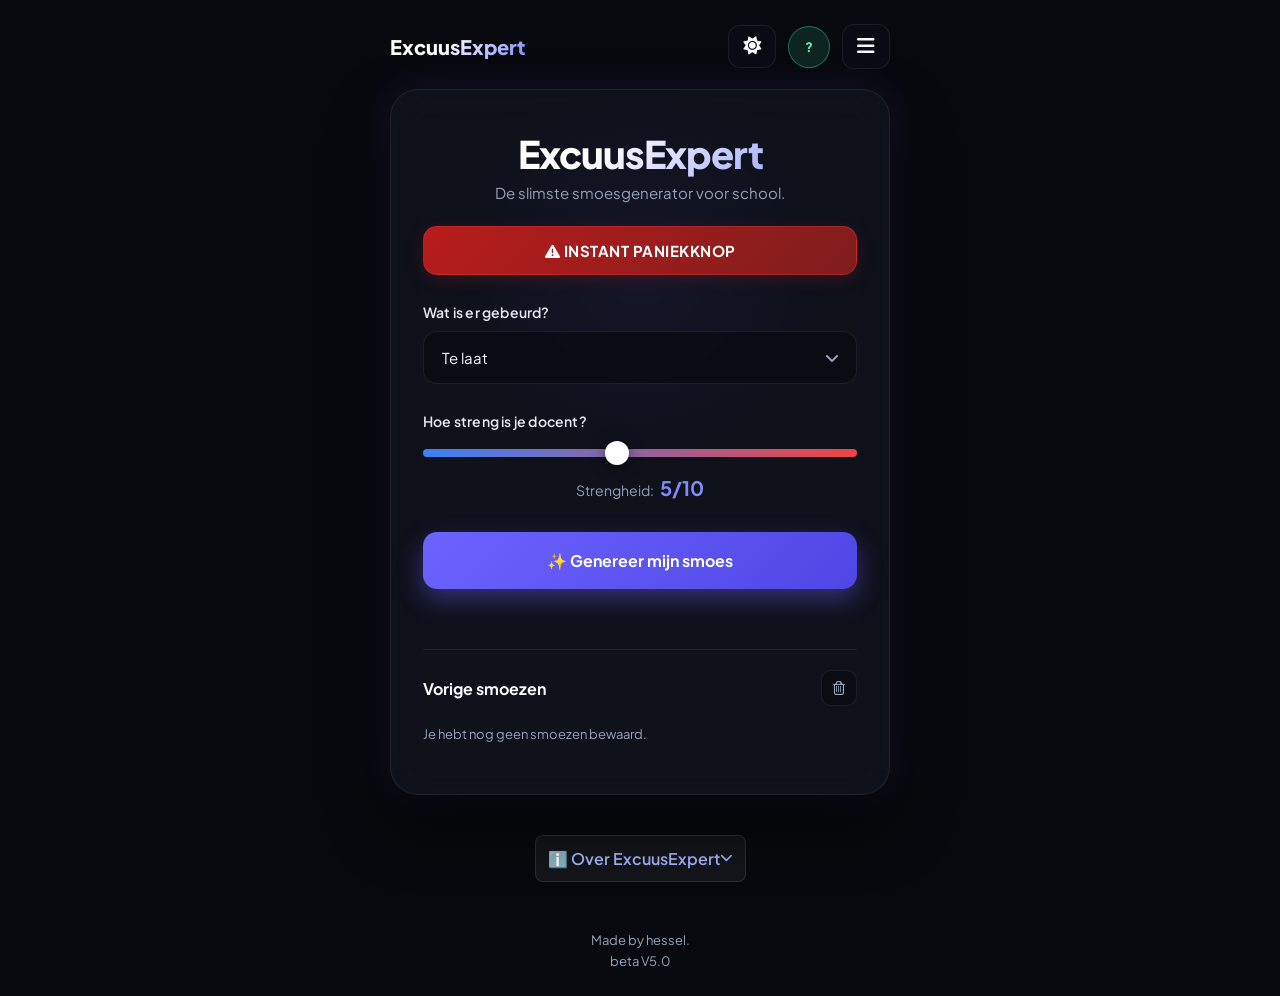
<file: index.html>
<!DOCTYPE html>
<html lang="nl">
<head>
  <meta charset="UTF-8">
  <meta name="viewport" content="width=device-width, initial-scale=1.0">

  <title>ExcuusExpert 🤫 De 100+ Beste Schoolsmoesjes (Die Écht Werken)</title>

  <!-- Google SEO & Favicon -->
  <meta name="description" content="Te laat gekomen of je huiswerk vergeten? 😱 Geen paniek! Vind op ExcuusExpert direct de meest geloofwaardige en waterdichte smoesjes voor school.">
  <link rel="icon" type="image/png" href="jouw-logo.png">
  <meta name="google-site-verification" content="6CH9S9xC1Fp_FROwEj38SJQM01kB6wiO9QQFOhzRPNw" />

  <!-- Modern Lettertype & FontAwesome Iconen -->
  <link rel="preconnect" href="https://fonts.googleapis.com">
  <link rel="preconnect" href="https://fonts.gstatic.com" crossorigin>
  <link href="https://fonts.googleapis.com/css2?family=Plus+Jakarta+Sans:wght@400;500;600;700;800&display=swap" rel="stylesheet">
  <link rel="stylesheet" href="https://cdnjs.cloudflare.com/ajax/libs/font-awesome/6.4.0/css/all.min.css">
  <script data-goatcounter="https://excuusexpert.goatcounter.com/count" async src="//gc.zgo.at/count.js"></script>

  <link rel="stylesheet" href="style.css">
</head>

<body>

  <!-- NAVBAR MET THEMA TOGGLE & HAMBURGER MENU -->
  <header class="navbar">
    <div class="nav-brand">Excuus<span>Expert</span></div>

    <div class="nav-actions">
      <button class="theme-toggle-btn" id="themeToggleBtn" onclick="toggleTheme()" aria-label="Thema wisselen">
        <i class="fa-solid fa-sun" id="themeIcon"></i>
      </button>

      <button class="profile-avatar-btn" id="profileAvatarBtn" type="button" aria-label="Lokaal profiel openen">
        <span id="profileAvatarInitials">?</span>
      </button>

      <button class="hamburger-btn" id="hamburgerBtn" onclick="toggleMenu()" aria-label="Menu">
        <i class="fa-solid fa-bars" id="hamburgerIcon"></i>
      </button>
    </div>

    <nav class="nav-menu" id="navMenu">
      <ul>
        <li><a href="https://excuusexpert.github.io" onclick="toggleMenu()"><i class="fa-solid fa-house"></i> Home</a></li>
        <li><a href="https://excuusexpert.github.io/studytrack" target="_blank" onclick="toggleMenu()"><i class="fa-solid fa-calendar-check"></i> StudyTrack - Huiswerk & Toets Planner</a></li>
        <li><a href="#" onclick="toggleMenu(); openSubmitModal();"><i class="fa-solid fa-paper-plane"></i> Smoes Insturen</a></li>
        <li><a href="https://snapchat.com/add/Excuus-Expert" target="_blank" onclick="toggleMenu()"><i class="fa-brands fa-snapchat"></i> Snapchat</a></li>
      </ul>
    </nav>
  </header>

  <div class="container">

    <h1 class="logo">Excuus<span>Expert</span></h1>
    <p class="description">De slimste smoesgenerator voor school.</p>

    <!-- INSTANT PANIEKKNOP -->
    <div class="panic-container">
      <button id="panicBtn" onclick="generatePanicExcuse()">
        <i class="fa-solid fa-triangle-exclamation"></i> INSTANT PANIEKKNOP
      </button>
    </div>

    <label for="probleem">Wat is er gebeurd?</label>
    <div class="select-wrapper">
      <select id="probleem">
        <option value="Te laat">Te laat</option>
        <option value="Huiswerk vergeten">Huiswerk vergeten</option>
        <option value="Proefwerk niet geleerd">Proefwerk niet geleerd</option>
        <option value="Boek vergeten">Boek vergeten</option>
        <option value="Te weinig tijd gehad">Te weinig tijd gehad</option>
        <option value="custom">Ander onderwerp...</option>
      </select>
    </div>

    <div class="custom-topic-field" id="customTopicField" hidden>
      <label for="customTopic">Waar gaat het over?</label>
      <input id="customTopic" type="text" maxlength="180" placeholder="Bijvoorbeeld: presentatie niet voorbereid">
    </div>

    <div class="slider-container">
      <label for="strengheid">Hoe streng is je docent?</label>
      <input
        class="slider"
        type="range"
        id="strengheid"
        min="1"
        max="10"
        value="5"
        step="1"
        oninput="document.getElementById('strengheidWaarde').textContent = this.value;"
      >
      <div class="strength-display">
        Strengheid: <span class="strength-number"><span id="strengheidWaarde">5</span>/10</span>
      </div>
    </div>

    <button class="generate-button" id="generateButton" type="button">
      ✨ Genereer mijn smoes
    </button>

    <p class="generator-status" id="generatorStatus" role="status" aria-live="polite"></p>

    <div class="result" id="result">
      <div class="result-title">
        <i class="fa-solid fa-lightbulb"></i> Jouw smoes
      </div>
      <div class="result-text" id="resultText"></div>

      <div class="button-group">
        <button id="copyBtn" class="action-btn">
          <i class="fa-regular fa-copy"></i> Kopieer
        </button>
        <button id="shareBtn" class="action-btn">
          <i class="fa-solid fa-share-nodes"></i> Deel dit!
        </button>
      </div>
    </div>

    <section class="history-section" aria-labelledby="historyTitle">
      <div class="history-heading">
        <h2 id="historyTitle">Vorige smoezen</h2>
        <button class="clear-history-btn" id="clearHistoryBtn" type="button" aria-label="Geschiedenis wissen" title="Geschiedenis wissen">
          <i class="fa-regular fa-trash-can" aria-hidden="true"></i>
        </button>
      </div>
      <p class="history-empty" id="historyEmpty">Je hebt nog geen smoezen bewaard.</p>
      <ol class="history-list" id="historyList"></ol>
    </section>

  </div>

  <div id="profileModal" class="modal-overlay" onclick="closeProfileModal(event)">
    <div class="modal-card profile-card" role="dialog" aria-modal="true" aria-labelledby="profileTitle">
      <div class="modal-header">
        <span class="modal-badge profile-badge"><i class="fa-regular fa-user"></i> LOKAAL PROFIEL</span>
        <button class="close-btn" type="button" onclick="closeProfileModalDirect()" aria-label="Profielvenster sluiten">&times;</button>
      </div>
      <h2 class="profile-title" id="profileTitle">Jouw profiel</h2>
      <form id="profileForm">
        <label for="profileName">Naam</label>
        <input class="profile-input" id="profileName" type="text" maxlength="40" autocomplete="name" placeholder="Bijvoorbeeld: Alex" required>

        <label for="profileGroqApiKey">Jouw Groq API-sleutel</label>
        <div class="api-key-input-wrap">
          <input class="profile-input" id="profileGroqApiKey" type="password" autocomplete="off" spellcheck="false" placeholder="gsk_...">
          <button class="key-visibility-btn" id="toggleApiKeyVisibility" type="button" aria-label="Toon API-sleutel">Toon</button>
        </div>
        <a class="profile-key-link" href="https://console.groq.com/keys" target="_blank" rel="noopener noreferrer">API-sleutel aanmaken bij GroqCloud <i class="fa-solid fa-arrow-up-right-from-square" aria-hidden="true"></i></a>
        <p class="profile-security-note">Naam, sleutel en geschiedenis worden alleen in deze browser opgeslagen. De sleutel is niet versleuteld; gebruik dit niet op een gedeeld apparaat.</p>
        <p class="profile-status" id="profileStatus" role="status" aria-live="polite"></p>
        <div class="profile-actions">
          <button class="generate-button" type="submit">Profiel opslaan</button>
          <button class="profile-delete-btn" id="clearProfileBtn" type="button">Profiel verwijderen</button>
        </div>
      </form>
    </div>
  </div>

  <!-- PANIEK MODAL POP-UP -->
  <div id="panicModal" class="modal-overlay" onclick="closePanicModal(event)">
    <div class="modal-card">
      <div class="modal-header">
        <span class="modal-badge">🚨 SPOEDEXCUUS</span>
        <button class="close-btn" onclick="closePanicModalDirect()">&times;</button>
      </div>
      <p id="panicText" class="modal-text"></p>
      <button class="copy-panic-btn" onclick="copyPanicExcuse()">
        <i class="fa-regular fa-copy"></i> Kopieer Excuus
      </button>
    </div>
  </div>

  <!-- INSTUUR MODAL POP-UP -->
  <div id="submitModal" class="modal-overlay" onclick="closeSubmitModal(event)">
    <div class="modal-card submit-card">
      <div class="modal-header">
        <span class="modal-badge" style="background: rgba(108, 99, 255, 0.2); color: #a5b4fc;">💡 SMOES INSTUREN</span>
        <button class="close-btn" onclick="closeSubmitModalDirect()">&times;</button>
      </div>
      
      <form id="excuseForm" action="https://formspree.io/f/xkjngdbl" method="POST" onsubmit="handleFormSubmit(event)">
        <textarea name="smoes" class="submit-textarea" placeholder="Typ hier jouw meesterlijke smoes..." required></textarea>
        <button type="submit" class="generate-button" style="margin-top: 0; padding: 12px;">
          🚀 Versturen
        </button>
      </form>
    </div>
  </div>
  
  <!-- INKLAPBAAR SEO-BLOK -->
  <div class="seo-accordion-container" style="max-width: 600px; margin: 40px auto 20px auto; padding: 0 20px;">
    <details style="background: rgba(255, 255, 255, 0.05); border: 1px solid rgba(255, 255, 255, 0.1); border-radius: 8px; padding: 12px; cursor: pointer;">
      <summary style="font-weight: 600; color: #a5b4fc; outline: none; list-style: none; display: flex; justify-content: space-between; align-items: center;">
        <span>ℹ️ Over ExcuusExpert</span>
        <i class="fa-solid fa-chevron-down" style="font-size: 0.8rem;"></i>
      </summary>
      <div class="seo-content" style="margin-top: 12px; font-size: 0.85rem; color: #cbd5e1; line-height: 1.6; text-align: left; cursor: default;">
        <h2 style="font-size: 1rem; color: #fff; margin-bottom: 8px;">Waarom ExcuusExpert?</h2>
        <p>Zit je in de knel op de middelbare school? ExcuusExpert helpt je direct uit de brand met de meest geloofwaardige <strong>schoolsmoesjes</strong>. Of je nu een <strong>excuus voor te laat komen</strong> zoekt, je <strong>huiswerk vergeten</strong> bent, of simpelweg <strong>te weinig tijd gehad</strong> hebt voor je proefwerk; onze slimme generator past het excuus aan op de strengheid van jouw docent. Gebruik de instant panieknop voor acute situaties in de gang!</p>
        <p style="margin-top: 8px;">Onze database bevat waterdichte smoesjes voor school. Mocht je zelf een goede smoes hebben, dan kan je altijd eentje insturen! Vermeld dan wel even in welke categorie en welke strengheid hij moet.</p>
      </div>
    </details>
  </div>

  <!-- FOOTER -->
  <footer class="footer-text">
    <p>Made by hessel.</p>
    <a href="https://snapchat.com/add/Excuus-Expert" target="_blank" rel="noopener noreferrer" class="footer-snapchat-btn"></a>
    <p>beta V5.0</p>
  </footer>

  <script src="script.js"></script>
</body>
</html>
</file>
<file: style.css>
:root {
  --bg-dark: #08090e;
  --card-bg: rgba(18, 20, 33, 0.75);
  --input-bg: rgba(10, 12, 20, 0.8);
  --border-color: rgba(255, 255, 255, 0.08);
  --border-hover: rgba(108, 99, 255, 0.4);
  --primary: #6c63ff;
  --primary-gradient: linear-gradient(135deg, #6c63ff 0%, #4f46e5 100%);
  --primary-glow: rgba(108, 99, 255, 0.4);
  --text-main: #f8fafc;
  --text-muted: #94a3b8;
}

* {
  box-sizing: border-box;
  margin: 0;
  padding: 0;
}

body {
  background-color: var(--bg-dark);
  color: var(--text-main);
  font-family: 'Plus Jakarta Sans', Arial, sans-serif;
  min-height: 100vh;
  display: flex;
  flex-direction: column;
  justify-content: center;
  align-items: center;
  padding: 24px 16px;
  overflow-x: hidden;
  position: relative;
}

body::before {
  content: '';
  position: absolute;
  width: 350px;
  height: 350px;
  background: radial-gradient(circle, rgba(108, 99, 255, 0.25) 0%, rgba(0,0,0,0) 70%);
  top: 10%;
  left: 50%;
  transform: translateX(-50%);
  z-index: -1;
  animation: pulseGlow 8s ease-in-out infinite alternate;
}

@keyframes pulseGlow {
  0% { transform: translateX(-50%) scale(0.8); opacity: 0.5; }
  100% { transform: translateX(-50%) scale(1.3); opacity: 0.9; }
}

/* ================================
   NAVBAR & HAMBURGER MENU
================================= */
.navbar {
  width: 100%;
  max-width: 500px;
  display: flex;
  justify-content: space-between;
  align-items: center;
  margin-bottom: 20px;
  position: relative;
  z-index: 1000;
}

.nav-brand {
  font-size: 20px;
  font-weight: 800;
  background: linear-gradient(135deg, #ffffff 40%, #818cf8 100%);
  -webkit-background-clip: text;
  -webkit-text-fill-color: transparent;
}

.hamburger-btn {
  background: var(--input-bg);
  border: 1px solid var(--border-color);
  color: var(--text-main);
  font-size: 20px;
  padding: 10px 14px;
  border-radius: 12px;
  cursor: pointer;
  transition: all 0.2s ease;
}

.hamburger-btn:hover {
  border-color: var(--border-hover);
  color: #818cf8;
}

.nav-menu {
  display: none;
  position: absolute;
  top: 50px;
  right: 0;
  width: 200px;
  background: rgba(18, 20, 33, 0.95);
  backdrop-filter: blur(20px);
  -webkit-backdrop-filter: blur(20px);
  border: 1px solid var(--border-color);
  border-radius: 16px;
  padding: 10px 0;
  box-shadow: 0 10px 30px rgba(0, 0, 0, 0.5);
}

.nav-menu.active {
  display: block;
  animation: popup 0.2s cubic-bezier(0.16, 1, 0.3, 1);
}

.nav-menu ul {
  list-style: none;
}

.nav-menu li a {
  display: flex;
  align-items: center;
  gap: 10px;
  padding: 12px 20px;
  color: var(--text-main);
  text-decoration: none;
  font-size: 14px;
  font-weight: 600;
  transition: background 0.2s ease, color 0.2s ease;
}

.nav-menu li a:hover {
  background: rgba(108, 99, 255, 0.15);
  color: #818cf8;
}

/* ================================
   CONTAINER (GLASSMORPHISM)
================================= */
.container {
  width: 100%;
  max-width: 500px;
  background: var(--card-bg);
  backdrop-filter: blur(20px);
  -webkit-backdrop-filter: blur(20px);
  padding: 40px 32px;
  border-radius: 28px;
  border: 1px solid var(--border-color);
  box-shadow: 0 30px 60px rgba(0, 0, 0, 0.6),
              0 0 40px rgba(108, 99, 255, 0.15);
  transition: border-color 0.3s ease;
}

.logo {
  text-align: center;
  font-size: 38px;
  font-weight: 800;
  margin-bottom: 6px;
  background: linear-gradient(135deg, #ffffff 40%, #818cf8 100%);
  -webkit-background-clip: text;
  -webkit-text-fill-color: transparent;
  letter-spacing: -1px;
}

.description {
  text-align: center;
  color: var(--text-muted);
  font-size: 15px;
  margin-bottom: 24px;
}

/* ================================
   PANIEKKNOP STYLING
================================= */
.panic-container {
  width: 100%;
  margin: 0 auto 28px auto;
  text-align: center;
}

#panicBtn {
  width: 100%;
  padding: 14px 18px;
  background: linear-gradient(135deg, #b91c1c 0%, #7f1d1d 100%);
  color: #ffffff;
  font-family: inherit;
  font-size: 15px;
  font-weight: 700;
  border: 1px solid rgba(239, 68, 68, 0.3);
  border-radius: 14px;
  cursor: pointer;
  box-shadow: 0 4px 15px rgba(127, 29, 29, 0.35);
  transition: all 0.2s ease;
  letter-spacing: 0.5px;
}

#panicBtn:hover {
  background: linear-gradient(135deg, #dc2626 0%, #991b1b 100%);
  box-shadow: 0 6px 20px rgba(220, 38, 38, 0.4);
}

#panicBtn:active {
  transform: scale(0.98);
}

label {
  display: block;
  font-size: 14px;
  font-weight: 600;
  margin-bottom: 10px;
  color: #e2e8f0;
  letter-spacing: 0.2px;
}

.select-wrapper {
  position: relative;
}

.select-wrapper::after {
  content: '\f107';
  font-family: 'Font Awesome 6 Free';
  font-weight: 900;
  position: absolute;
  right: 18px;
  top: 50%;
  transform: translateY(-50%);
  color: var(--text-muted);
  pointer-events: none;
  transition: color 0.2s ease;
}

select {
  width: 100%;
  padding: 16px 18px;
  background: var(--input-bg);
  color: var(--text-main);
  border: 1px solid var(--border-color);
  border-radius: 14px;
  font-size: 15px;
  font-family: inherit;
  outline: none;
  cursor: pointer;
  appearance: none;
  -webkit-appearance: none;
  transition: all 0.25s ease;
}

select:hover, select:focus {
  border-color: var(--border-hover);
  box-shadow: 0 0 15px rgba(108, 99, 255, 0.15);
}

.custom-topic-field {
  margin-top: 18px;
  animation: popup 0.2s ease-out;
}

.custom-topic-field[hidden] {
  display: none;
}

.custom-topic-field input {
  width: 100%;
  padding: 16px 18px;
  background: var(--input-bg);
  color: var(--text-main);
  border: 1px solid var(--border-color);
  border-radius: 14px;
  font: inherit;
  outline: none;
  transition: border-color 0.2s ease, box-shadow 0.2s ease;
}

.custom-topic-field input:focus {
  border-color: var(--border-hover);
  box-shadow: 0 0 15px rgba(108, 99, 255, 0.15);
}

.api-key-field {
  margin-top: 20px;
}

.api-key-input-wrap {
  display: flex;
  gap: 8px;
}

.api-key-input-wrap input {
  flex: 1;
  min-width: 0;
  padding: 14px 16px;
  background: var(--input-bg);
  color: var(--text-main);
  border: 1px solid var(--border-color);
  border-radius: 12px;
  font: inherit;
  outline: none;
}

.api-key-input-wrap input:focus {
  border-color: var(--border-hover);
  box-shadow: 0 0 15px rgba(108, 99, 255, 0.15);
}

.key-visibility-btn {
  padding: 0 14px;
  background: var(--input-bg);
  color: var(--text-main);
  border: 1px solid var(--border-color);
  border-radius: 12px;
  font: inherit;
  font-size: 13px;
  font-weight: 700;
  cursor: pointer;
}

.api-key-note {
  margin-top: 8px;
  color: var(--text-muted);
  font-size: 12px;
  line-height: 1.5;
}

.slider-container {
  margin-top: 28px;
}

.slider {
  width: 100%;
  height: 8px;
  border-radius: 10px;
  background: linear-gradient(to right, #3b82f6, #ef4444);
  outline: none;
  cursor: pointer;
  appearance: none;
  -webkit-appearance: none;
}

.slider::-webkit-slider-thumb {
  appearance: none;
  -webkit-appearance: none;
  width: 24px;
  height: 24px;
  border-radius: 50%;
  background: #ffffff;
  box-shadow: 0 0 15px rgba(0, 0, 0, 0.5);
  cursor: pointer;
  transition: transform 0.15s ease, box-shadow 0.15s ease;
}

.slider::-webkit-slider-thumb:hover {
  transform: scale(1.15);
  box-shadow: 0 0 20px rgba(255, 255, 255, 0.8);
}

.strength-display {
  text-align: center;
  margin-top: 14px;
  color: var(--text-muted);
  font-size: 14px;
}

.strength-number {
  color: #818cf8;
  font-size: 20px;
  font-weight: 700;
  margin-left: 4px;
}

.generate-button {
  width: 100%;
  margin-top: 32px;
  padding: 18px;
  border: none;
  border-radius: 14px;
  background: var(--primary-gradient);
  color: white;
  font-size: 16px;
  font-weight: 700;
  font-family: inherit;
  cursor: pointer;
  box-shadow: 0 10px 25px var(--primary-glow);
  transition: all 0.25s ease;
  position: relative;
  overflow: hidden;
}

.generate-button:hover {
  transform: translateY(-2px);
  box-shadow: 0 14px 30px rgba(108, 99, 255, 0.5);
}

.generate-button:active {
  transform: translateY(1px);
}

.generate-button:disabled {
  opacity: 0.6;
  cursor: not-allowed;
  transform: none;
}

.generator-status {
  min-height: 20px;
  margin-top: 12px;
  color: var(--text-muted);
  font-size: 13px;
  line-height: 1.5;
  text-align: center;
}

.result {
  display: none;
  margin-top: 28px;
  padding: 24px;
  background: var(--input-bg);
  border: 1px solid var(--border-color);
  border-radius: 18px;
  animation: popup 0.3s cubic-bezier(0.16, 1, 0.3, 1);
}

@keyframes popup {
  from { opacity: 0; transform: translateY(12px) scale(0.98); }
  to { opacity: 1; transform: translateY(0) scale(1); }
}

.result-title {
  color: #818cf8;
  font-weight: 700;
  font-size: 12px;
  text-transform: uppercase;
  letter-spacing: 1px;
  margin-bottom: 12px;
  display: flex;
  align-items: center;
  gap: 6px;
}

.result-text {
  color: #f1f5f9;
  line-height: 1.65;
  font-size: 16px;
  font-weight: 500;
}

.history-section {
  margin-top: 28px;
  border-top: 1px solid var(--border-color);
  padding-top: 20px;
}

.history-heading {
  display: flex;
  justify-content: space-between;
  align-items: center;
  margin-bottom: 8px;
}

.history-heading h2 {
  color: var(--text-main);
  font-size: 16px;
  font-weight: 700;
}

.clear-history-btn {
  width: 36px;
  height: 36px;
  border: 1px solid var(--border-color);
  border-radius: 10px;
  background: var(--input-bg);
  color: var(--text-muted);
  cursor: pointer;
}

.clear-history-btn:hover {
  color: #ef4444;
  border-color: rgba(239, 68, 68, 0.4);
}

.history-empty {
  padding: 12px 0;
  color: var(--text-muted);
  font-size: 13px;
}

.history-list {
  display: grid;
  list-style: none;
  max-height: 340px;
  overflow-y: auto;
}

.history-entry {
  display: grid;
  gap: 5px;
  width: 100%;
  padding: 13px 2px;
  border: 0;
  border-bottom: 1px solid var(--border-color);
  background: transparent;
  color: var(--text-main);
  font: inherit;
  text-align: left;
  cursor: pointer;
}

.history-entry:hover .history-excuse {
  color: #818cf8;
}

.history-topic {
  color: #818cf8;
  font-size: 12px;
  font-weight: 700;
}

.history-excuse {
  display: -webkit-box;
  overflow: hidden;
  color: var(--text-main);
  font-size: 13px;
  line-height: 1.45;
  -webkit-box-orient: vertical;
  -webkit-line-clamp: 2;
}

.history-date {
  color: var(--text-muted);
  font-size: 11px;
}

.button-group {
  display: grid;
  grid-template-columns: 1fr 1fr;
  gap: 12px;
  margin-top: 20px;
}

.action-btn {
  padding: 14px 16px;
  border: none;
  border-radius: 12px;
  font-size: 14px;
  font-weight: 700;
  font-family: inherit;
  cursor: pointer;
  display: flex;
  align-items: center;
  justify-content: center;
  gap: 8px;
  transition: all 0.2s ease;
}

#copyBtn {
  background: rgba(255, 255, 255, 0.05);
  color: var(--text-main);
  border: 1px solid var(--border-color);
}

#copyBtn:hover {
  background: rgba(255, 255, 255, 0.1);
  border-color: rgba(255, 255, 255, 0.2);
}

#shareBtn {
  background: var(--primary-gradient);
  color: #ffffff;
  box-shadow: 0 4px 15px var(--primary-glow);
}

#shareBtn:hover {
  transform: translateY(-1px);
  box-shadow: 0 6px 20px rgba(108, 99, 255, 0.5);
}

.footer-text {
  text-align: center;
  color: var(--text-muted);
  font-size: 13px;
  margin-top: 28px;
  line-height: 1.6;
}

.footer-text a {
  color: #818cf8;
  text-decoration: none;
  transition: color 0.2s ease;
}

.footer-text a:hover {
  color: #ffffff;
  text-decoration: underline;
}

.footer-submit-btn {
  color: #818cf8;
  background: none;
  border: none;
  font-family: inherit;
  font-size: 13px;
  font-weight: 700;
  cursor: pointer;
  text-decoration: underline;
  padding: 0;
}

.footer-submit-btn:hover {
  color: #ffffff;
}

.modal-overlay {
  display: none;
  position: fixed;
  top: 0;
  left: 0;
  width: 100vw;
  height: 100vh;
  height: 100dvh;
  overflow-y: auto;
  overscroll-behavior: contain;
  background: rgba(4, 5, 8, 0.85);
  backdrop-filter: blur(8px);
  -webkit-backdrop-filter: blur(8px);
  z-index: 9999;
  justify-content: center;
  align-items: center;
  padding: 20px;
  box-sizing: border-box;
}

.modal-card {
  background: rgba(18, 20, 33, 0.95);
  border: 1px solid rgba(239, 68, 68, 0.4);
  box-shadow: 0 0 40px rgba(239, 68, 68, 0.25);
  border-radius: 24px;
  padding: 24px;
  max-width: 420px;
  width: 100%;
  text-align: center;
  margin: auto;
  box-sizing: border-box;
  animation: popUp 0.25s ease-out;
}

.submit-card {
  border-color: rgba(108, 99, 255, 0.4) !important;
  box-shadow: 0 0 40px rgba(108, 99, 255, 0.25) !important;
}

.profile-card {
  max-width: 460px;
  max-height: calc(100dvh - 40px);
  overflow-y: auto;
  overscroll-behavior: contain;
  -webkit-overflow-scrolling: touch;
  border-color: rgba(52, 211, 153, 0.35);
  box-shadow: 0 0 40px rgba(52, 211, 153, 0.12);
  text-align: left;
}

.profile-badge {
  display: inline-flex;
  align-items: center;
  gap: 7px;
  background: rgba(52, 211, 153, 0.14);
  color: #6ee7b7;
}

.profile-title {
  margin-bottom: 20px;
  color: var(--text-main);
  font-size: 22px;
}

.profile-input {
  width: 100%;
  min-width: 0;
  margin-bottom: 16px;
  padding: 14px 16px;
  border: 1px solid var(--border-color);
  border-radius: 12px;
  background: var(--input-bg);
  color: var(--text-main);
  font: inherit;
  outline: none;
}

.profile-input:focus {
  border-color: var(--border-hover);
  box-shadow: 0 0 15px rgba(108, 99, 255, 0.15);
}

.api-key-input-wrap .profile-input {
  margin-bottom: 0;
}

.profile-key-link {
  display: inline-flex;
  align-items: center;
  gap: 7px;
  margin-top: 10px;
  color: #6ee7b7;
  font-size: 13px;
  font-weight: 700;
  line-height: 1.5;
  text-decoration: none;
}

.profile-key-link:hover,
.profile-key-link:focus-visible {
  color: #a7f3d0;
  text-decoration: underline;
}

.profile-security-note,
.profile-status {
  margin-top: 12px;
  color: var(--text-muted);
  font-size: 12px;
  line-height: 1.5;
}

.profile-status {
  min-height: 18px;
}

.profile-actions .generate-button {
  margin-top: 8px;
  padding: 14px;
}

.profile-delete-btn {
  display: block;
  margin: 14px auto 0;
  border: 0;
  background: transparent;
  color: #f87171;
  font: inherit;
  font-size: 13px;
  cursor: pointer;
}

.submit-textarea {
  width: 100%;
  min-height: 90px;
  background: var(--input-bg);
  color: var(--text-main);
  border: 1px solid var(--border-color);
  border-radius: 12px;
  padding: 12px;
  font-family: inherit;
  font-size: 14px;
  resize: vertical;
  margin-bottom: 16px;
  outline: none;
  box-sizing: border-box;
}

.submit-textarea:focus {
  border-color: var(--border-hover);
}

@keyframes popUp {
  from { transform: scale(0.8); opacity: 0; }
  to { transform: scale(1); opacity: 1; }
}

.modal-header {
  display: flex;
  justify-content: space-between;
  align-items: center;
  margin-bottom: 16px;
}

.modal-badge {
  background: rgba(239, 68, 68, 0.2);
  color: #fca5a5;
  font-size: 11px;
  font-weight: 800;
  padding: 4px 12px;
  border-radius: 20px;
}

.close-btn {
  background: none;
  border: none;
  color: #94a3b8;
  font-size: 24px;
  cursor: pointer;
}

.modal-text {
  font-size: 16px;
  color: #ffffff;
  line-height: 1.5;
  margin-bottom: 20px;
  font-weight: 600;
}

.copy-panic-btn {
  width: 100%;
  padding: 12px;
  background: rgba(255, 255, 255, 0.08);
  border: 1px solid rgba(255, 255, 255, 0.15);
  border-radius: 12px;
  color: #fff;
  font-weight: 700;
  cursor: pointer;
}

@media (max-width: 500px) {
  body {
    min-height: 100vh;
    min-height: 100svh;
    justify-content: flex-start;
    padding: max(16px, env(safe-area-inset-top)) 12px max(20px, env(safe-area-inset-bottom));
  }

  .navbar {
    margin-bottom: 16px;
  }

  .nav-brand {
    font-size: 18px;
  }

  .nav-actions {
    flex: 0 0 auto;
    gap: 8px;
  }

  .theme-toggle-btn,
  .hamburger-btn {
    width: 44px;
    height: 44px;
    display: grid;
    place-items: center;
    padding: 0;
  }

  .profile-avatar-btn {
    width: 44px;
    height: 44px;
    flex-basis: 44px;
  }

  .container {
    padding: 26px 20px;
    border-radius: 22px;
  }

  .logo {
    font-size: 32px;
  }

  .result {
    padding: 18px;
  }

  .button-group {
    grid-template-columns: 1fr;
  }

  .modal-overlay {
    align-items: flex-start;
    padding: max(16px, env(safe-area-inset-top)) 12px max(16px, env(safe-area-inset-bottom));
  }

  .modal-card {
    max-height: calc(100dvh - 32px);
    overflow-y: auto;
    padding: 20px;
    border-radius: 20px;
  }
}

@media (max-width: 360px) {
  .nav-brand {
    font-size: 16px;
  }

  .nav-actions {
    gap: 6px;
  }

  .container {
    padding: 22px 16px;
  }

  .logo {
    font-size: 29px;
  }

  #panicBtn {
    padding: 13px 10px;
    font-size: 13px;
  }
}
/* Licht modus variabelen */
body.light-mode {
  --bg-dark: #f8fafc;
  --card-bg: rgba(255, 255, 255, 0.85);
  --input-bg: rgba(241, 245, 249, 0.9);
  --border-color: rgba(0, 0, 0, 0.1);
  --border-hover: rgba(108, 99, 255, 0.6);
  --text-main: #0f172a;
  --text-muted: #475569;
}

body.light-mode label {
  color: #1e293b;
}

body.light-mode .result-text,
body.light-mode .modal-text,
body.light-mode .history-excuse {
  color: #0f172a;
}

body.light-mode .profile-card {
  background: rgba(255, 255, 255, 0.98);
}

/* Tekst-logo donker maken in licht modus */
.logo {
  transition: color 0.3s ease;
}

body.light-mode .logo,
body.light-mode .logo a,
body.light-mode .logo h1,
body.light-mode .logo h2 {
  color: #0f172a;
}

/* Navbar uitlijning & knoppen */
.navbar {
  display: flex;
  justify-content: space-between;
  align-items: center;
}

.nav-actions {
  display: flex;
  align-items: center;
  gap: 12px;
}

.profile-avatar-btn {
  width: 42px;
  height: 42px;
  flex: 0 0 42px;
  display: grid;
  place-items: center;
  border: 1px solid rgba(52, 211, 153, 0.45);
  border-radius: 50%;
  background: rgba(52, 211, 153, 0.14);
  color: #6ee7b7;
  font-family: inherit;
  font-size: 13px;
  font-weight: 800;
  cursor: pointer;
  transition: background 0.2s ease, border-color 0.2s ease;
}

.profile-avatar-btn:hover {
  background: rgba(52, 211, 153, 0.24);
  border-color: rgba(52, 211, 153, 0.8);
}

.theme-toggle-btn {
  background: var(--input-bg);
  border: 1px solid var(--border-color);
  color: var(--text-main);
  font-size: 18px;
  padding: 10px 14px;
  border-radius: 12px;
  cursor: pointer;
  transition: all 0.2s ease;
}

.theme-toggle-btn:hover {
  border-color: var(--border-hover);
  color: #818cf8;
}
/* Logo-tekst fix voor licht modus */
body.light-mode .nav-brand,
body.light-mode .logo {
  color: #0f172a !important;
  -webkit-text-fill-color: #0f172a !important;
  background: transparent !important;
}

body.light-mode .nav-brand span,
body.light-mode .logo span {
  display: inline-block;
  background: linear-gradient(135deg, #6c63ff, #a855f7) !important;
  -webkit-background-clip: text !important;
  background-clip: text !important;
  -webkit-text-fill-color: transparent !important;
  color: transparent !important;
}
/* SEO-accordion aanpassingen voor licht modus */
body.light-mode .seo-accordion-container details {
  background: rgba(0, 0, 0, 0.03) !important;
  border-color: rgba(0, 0, 0, 0.1) !important;
}

body.light-mode .seo-accordion-container summary {
  color: #4f46e5 !important;
}

body.light-mode .seo-accordion-container h2 {
  color: #0f172a !important;
}

body.light-mode .seo-accordion-container .seo-content,
body.light-mode .seo-accordion-container p,
body.light-mode .seo-accordion-container strong {
  color: #334155 !important;
}
/* Hamburgermenu knop + uitklapmenu fix voor licht modus */

/* 1. Hamburgerknop stijlen */
body.light-mode .hamburger-btn,
body.light-mode .hamburger {
  background: var(--input-bg) !important;
  border: 1px solid var(--border-color) !important;
  color: #0f172a !important;
}

/* Voor FontAwesome icoontje */
body.light-mode .hamburger-btn i,
body.light-mode #hamburgerIcon {
  color: #0f172a !important;
}

/* Voor losse streepjes (span-elementen) */
body.light-mode .hamburger-btn span,
body.light-mode .hamburger span {
  background-color: #0f172a !important;
}

/* 2. Geopende menu-dropdown aanpassen */
body.light-mode .nav-menu {
  background: rgba(255, 255, 255, 0.95) !important;
  border: 1px solid rgba(0, 0, 0, 0.1) !important;
  box-shadow: 0 10px 25px rgba(0, 0, 0, 0.08) !important;
}

body.light-mode .nav-menu a {
  color: #0f172a !important;
}

body.light-mode .nav-menu a:hover {
  background: rgba(108, 99, 255, 0.1) !important;
  color: #6c63ff !important;
}
</file>
